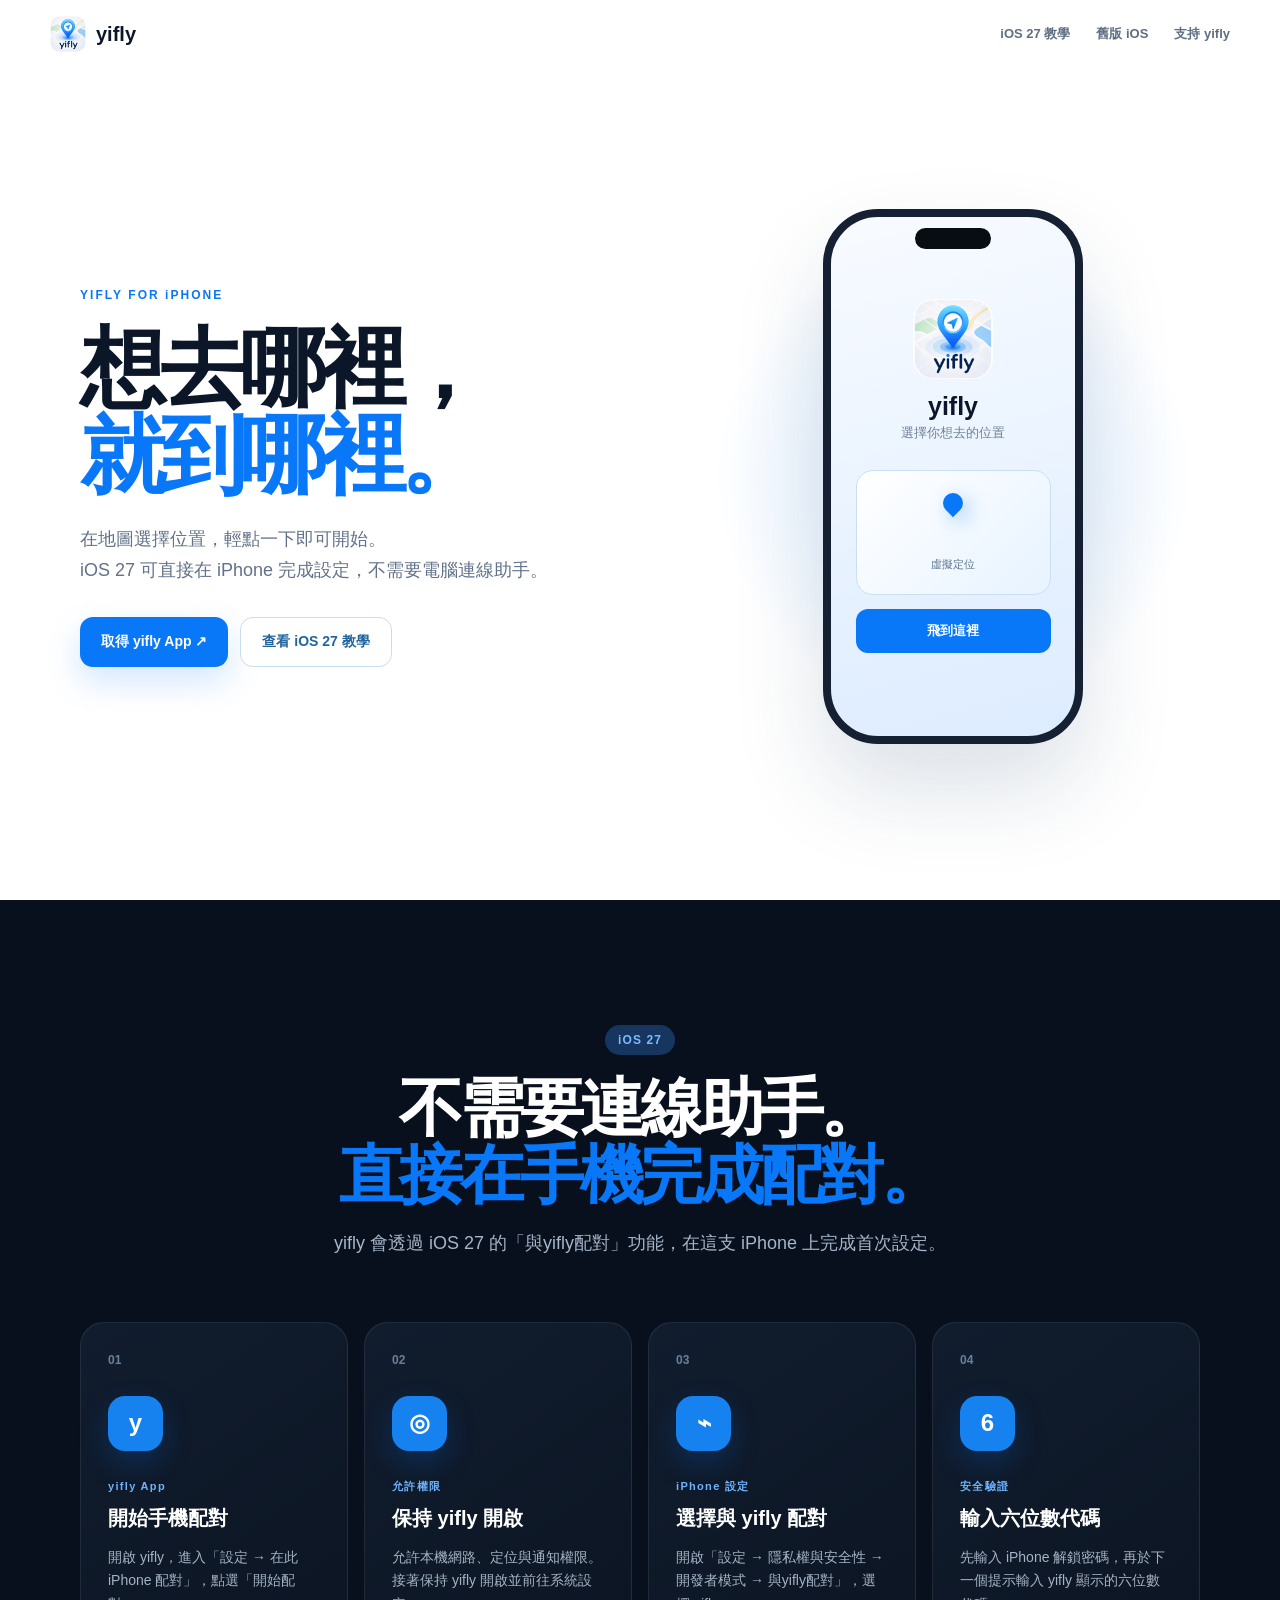
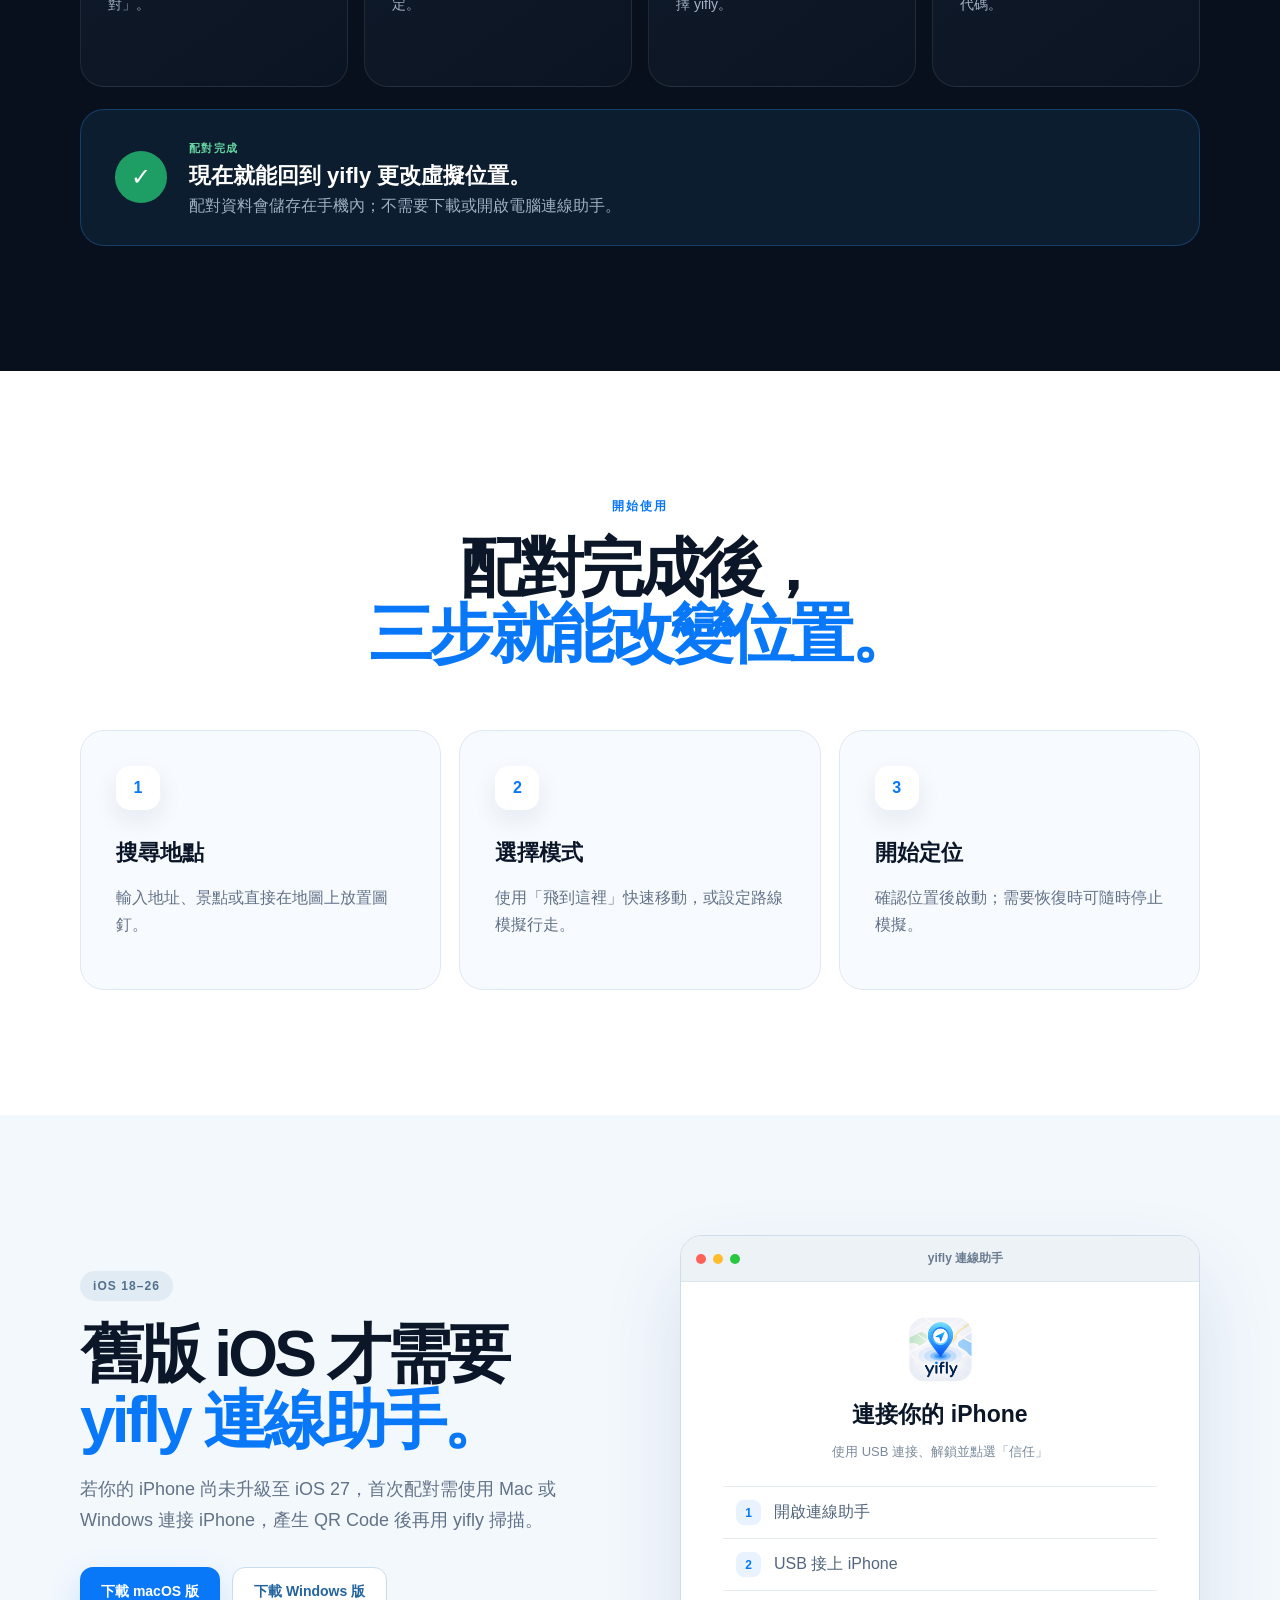
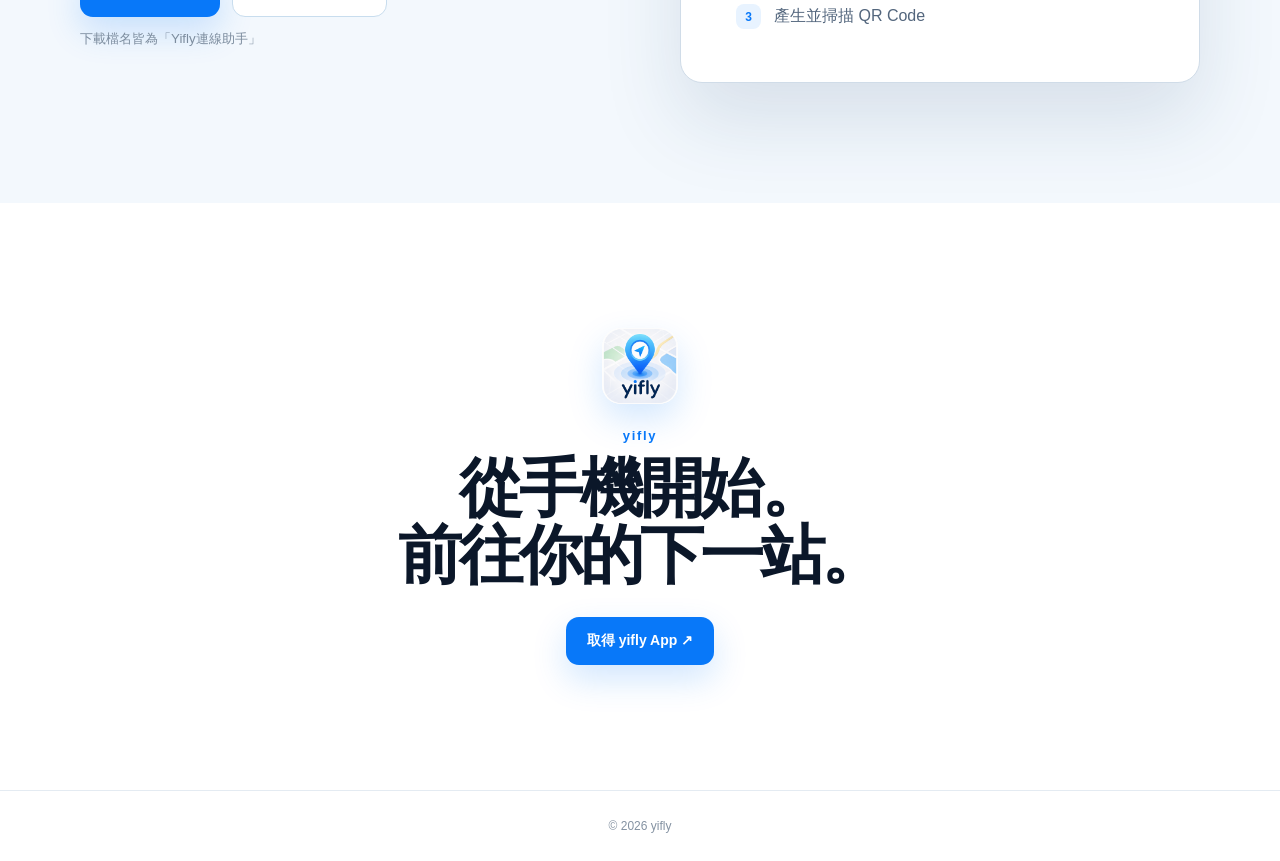
<file: index.html>
<!doctype html>
<html lang="zh-Hant">
<head>
  <meta charset="utf-8">
  <meta name="viewport" content="width=device-width,initial-scale=1">
  <title>yifly</title>
  <meta name="description" content="yifly iPhone 定位工具。iOS 27 可直接在手機完成配對。">
  <link rel="icon" href="yifly-app-icon.png">
  <link rel="stylesheet" href="styles.css?v=20260827-2">
  <script>document.documentElement.classList.add('js')</script>
</head>
<body>
  <div class="progress" aria-hidden="true"></div>
  <nav class="nav"><a class="brand" href="#top"><img src="yifly-app-icon.png" alt=""><b>yifly</b></a><div><a href="#ios27">iOS 27 教學</a><a href="#assistant">舊版 iOS</a><a class="support-link" href="support.html">支持 yifly</a></div></nav>

  <main id="top">
    <section class="hero shell">
      <div class="hero-copy reveal"><span class="eyebrow">YIFLY FOR iPHONE</span><h1>想去哪裡，<br><em>就到哪裡。</em></h1><p>在地圖選擇位置，輕點一下即可開始。<br>iOS 27 可直接在 iPhone 完成設定，不需要電腦連線助手。</p><div class="actions"><a class="button primary" href="https://testflight.apple.com/join/Ur3Vc765" target="_blank" rel="noopener">取得 yifly App ↗</a><a class="button secondary" href="#ios27">查看 iOS 27 教學</a></div></div>
      <div class="phone-wrap reveal"><div class="halo"></div><div class="phone"><div class="island"></div><img src="yifly-app-icon.png" alt="yifly"><h2>yifly</h2><small>選擇你想去的位置</small><div class="map"><i></i><span>虛擬定位</span></div><button>飛到這裡</button></div></div>
    </section>

    <section class="ios27" id="ios27">
      <div class="shell"><div class="section-head reveal"><span class="pill">iOS 27</span><h2>不需要連線助手。<br><em>直接在手機完成配對。</em></h2><p>yifly 會透過 iOS 27 的「與yifly配對」功能，在這支 iPhone 上完成首次設定。</p></div>
        <div class="steps">
          <article class="reveal"><b>01</b><div class="icon">y</div><span>yifly App</span><h3>開始手機配對</h3><p>開啟 yifly，進入「設定 → 在此 iPhone 配對」，點選「開始配對」。</p></article>
          <article class="reveal"><b>02</b><div class="icon">◎</div><span>允許權限</span><h3>保持 yifly 開啟</h3><p>允許本機網路、定位與通知權限。接著保持 yifly 開啟並前往系統設定。</p></article>
          <article class="reveal"><b>03</b><div class="icon">⌁</div><span>iPhone 設定</span><h3>選擇與 yifly 配對</h3><p>開啟「設定 → 隱私權與安全性 → 開發者模式 → 與yifly配對」，選擇 yifly。</p></article>
          <article class="reveal"><b>04</b><div class="icon">6</div><span>安全驗證</span><h3>輸入六位數代碼</h3><p>先輸入 iPhone 解鎖密碼，再於下一個提示輸入 yifly 顯示的六位數代碼。</p></article>
        </div>
        <div class="done reveal"><div>✓</div><section><span>配對完成</span><h3>現在就能回到 yifly 更改虛擬位置。</h3><p>配對資料會儲存在手機內；不需要下載或開啟電腦連線助手。</p></section></div>
      </div>
    </section>

    <section class="use shell"><div class="section-head reveal"><span class="eyebrow">開始使用</span><h2>配對完成後，<br><em>三步就能改變位置。</em></h2></div><div class="use-grid"><article class="reveal"><span>1</span><h3>搜尋地點</h3><p>輸入地址、景點或直接在地圖上放置圖釘。</p></article><article class="reveal"><span>2</span><h3>選擇模式</h3><p>使用「飛到這裡」快速移動，或設定路線模擬行走。</p></article><article class="reveal"><span>3</span><h3>開始定位</h3><p>確認位置後啟動；需要恢復時可隨時停止模擬。</p></article></div></section>

    <section class="assistant" id="assistant"><div class="shell assistant-grid"><div class="assistant-copy reveal"><span class="pill muted">iOS 18–26</span><h2>舊版 iOS 才需要<br><em>yifly 連線助手。</em></h2><p>若你的 iPhone 尚未升級至 iOS 27，首次配對需使用 Mac 或 Windows 連接 iPhone，產生 QR Code 後再用 yifly 掃描。</p><div class="actions"><a class="button primary" href="Yifly連線助手.dmg" download>下載 macOS 版</a><a class="button secondary" href="Yifly連線助手.exe" download>下載 Windows 版</a></div><small>下載檔名皆為「Yifly連線助手」</small></div>
        <div class="assistant-card reveal"><header><i></i><i></i><i></i><b>yifly 連線助手</b></header><div><img src="yifly-app-icon.png" alt=""><h3>連接你的 iPhone</h3><p>使用 USB 連接、解鎖並點選「信任」</p><ol><li><b>1</b>開啟連線助手</li><li><b>2</b>USB 接上 iPhone</li><li><b>3</b>產生並掃描 QR Code</li></ol></div></div>
      </div></section>

    <section class="cta shell reveal"><img src="yifly-app-icon.png" alt=""><span>yifly</span><h2>從手機開始。<br>前往你的下一站。</h2><a class="button primary" href="https://testflight.apple.com/join/Ur3Vc765" target="_blank" rel="noopener">取得 yifly App ↗</a></section>
  </main>
  <footer>© 2026 yifly</footer>
  <script>
    const items=document.querySelectorAll('.reveal');
    const observer=new IntersectionObserver(entries=>entries.forEach(entry=>{if(entry.isIntersecting){entry.target.classList.add('visible');observer.unobserve(entry.target)}}),{threshold:.08,rootMargin:'0px 0px -30px'});
    items.forEach(item=>observer.observe(item));
    const update=()=>document.documentElement.style.setProperty('--progress',Math.min(1,scrollY/Math.max(1,document.documentElement.scrollHeight-innerHeight)));
    addEventListener('scroll',update,{passive:true});update();
  </script>
</body>
</html>
</file>
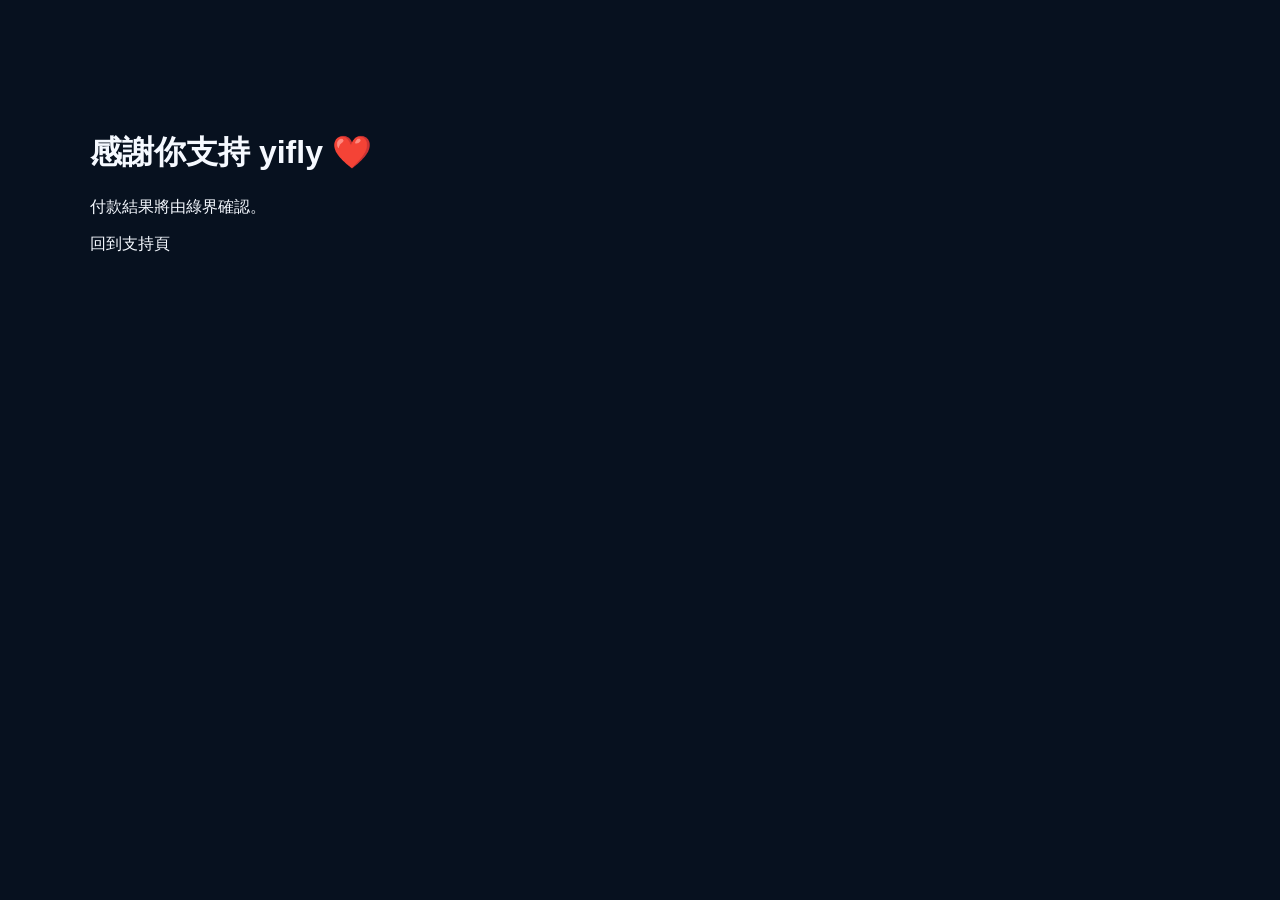
<file: support-success.html>
<!doctype html><html lang="zh-Hant"><meta charset="utf-8"><meta name="viewport" content="width=device-width,initial-scale=1"><title>支持 yifly | yifly</title><link rel="stylesheet" href="support.css"><body><main class="details shell"><h1>感謝你支持 yifly ❤️</h1><p id="status">正在確認付款結果…</p><p><a href="support.html">回到支持頁</a></p></main><script type="module">import{paymentApiOrigin}from'./payment.js';const id=new URLSearchParams(location.search).get('orderId'),el=document.querySelector('#status');let attempts=0;async function check(){if(!id||!paymentApiOrigin){el.textContent='付款結果將由綠界確認。';return}try{const r=await fetch(`${paymentApiOrigin}/api/payment/status/${encodeURIComponent(id)}`);const o=await r.json();if(o.status==='paid'){el.textContent='贊助成功，謝謝你的支持 ❤️';return}if(o.status==='failed'){el.textContent='付款尚未完成';return}}catch{}if(++attempts<15)setTimeout(check,1000);else el.textContent='正在確認付款結果，請稍後回來查看。'}check()</script></body></html>
</file>
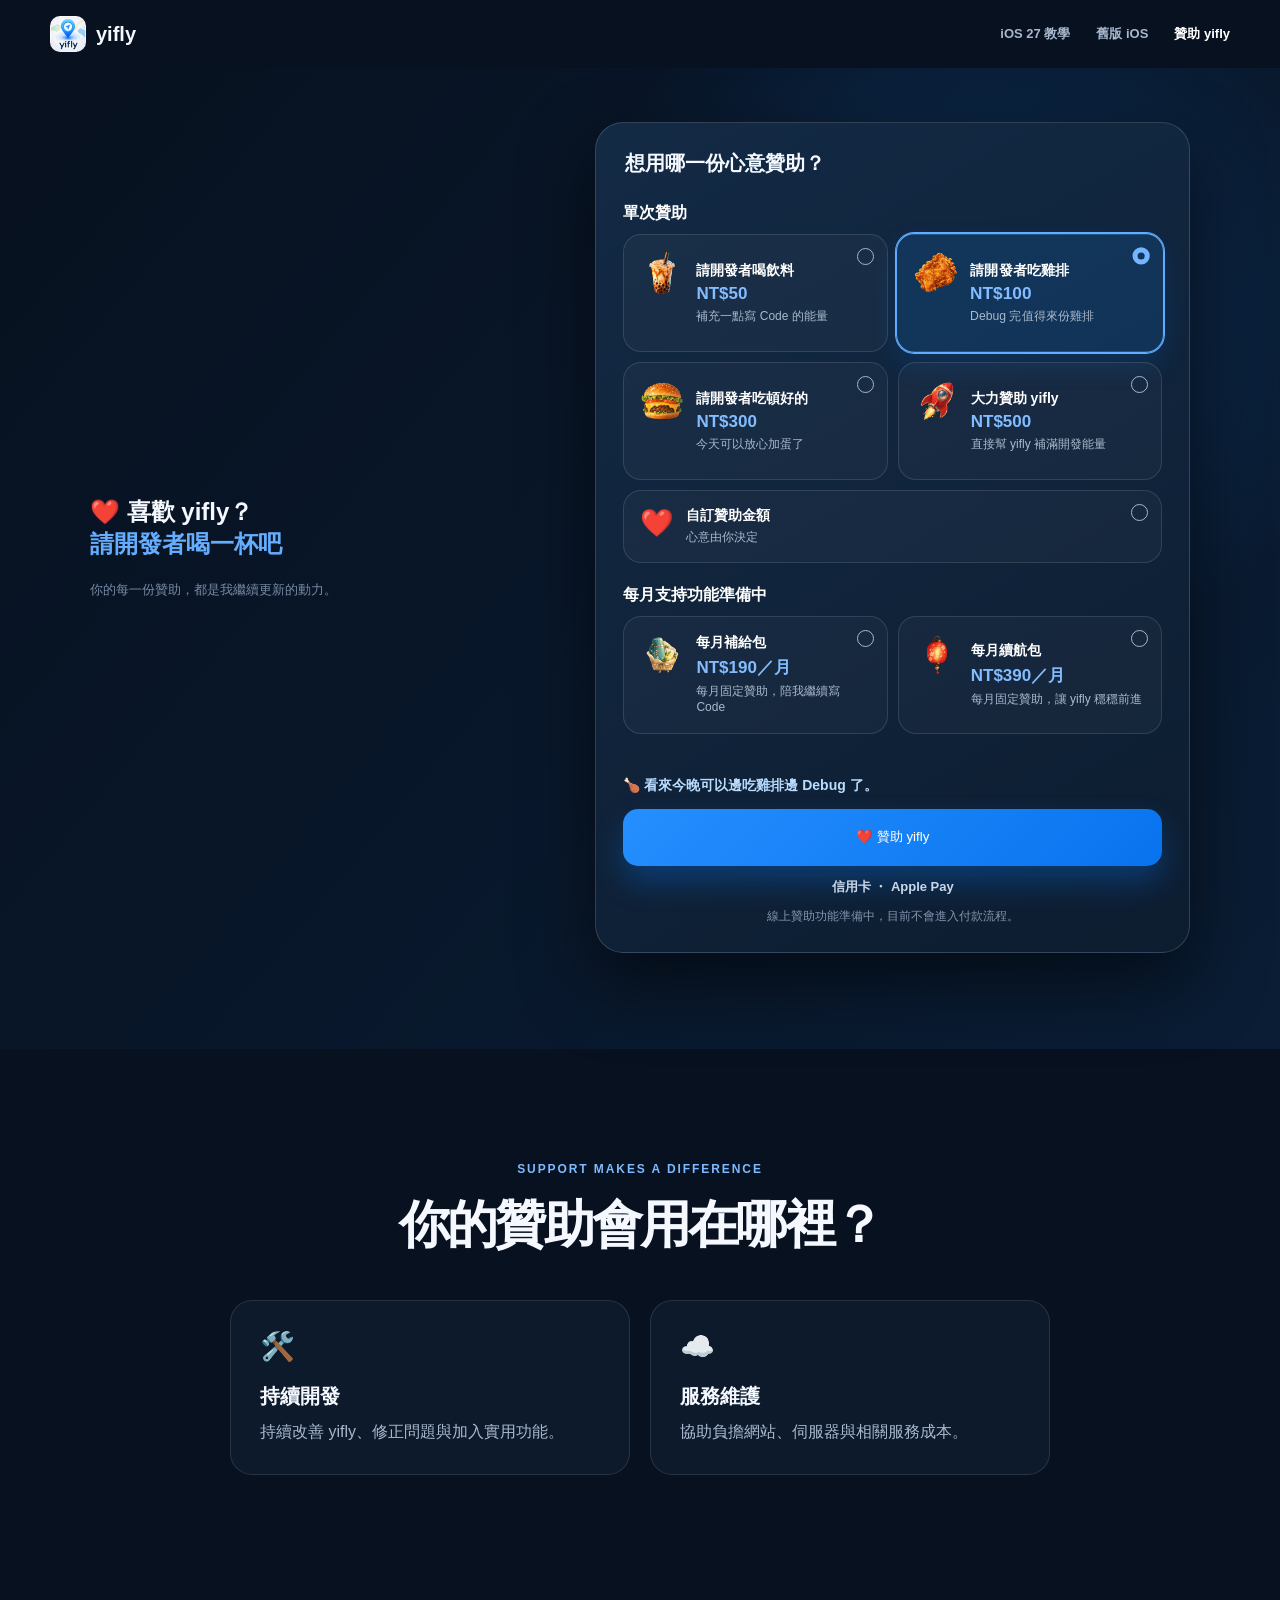
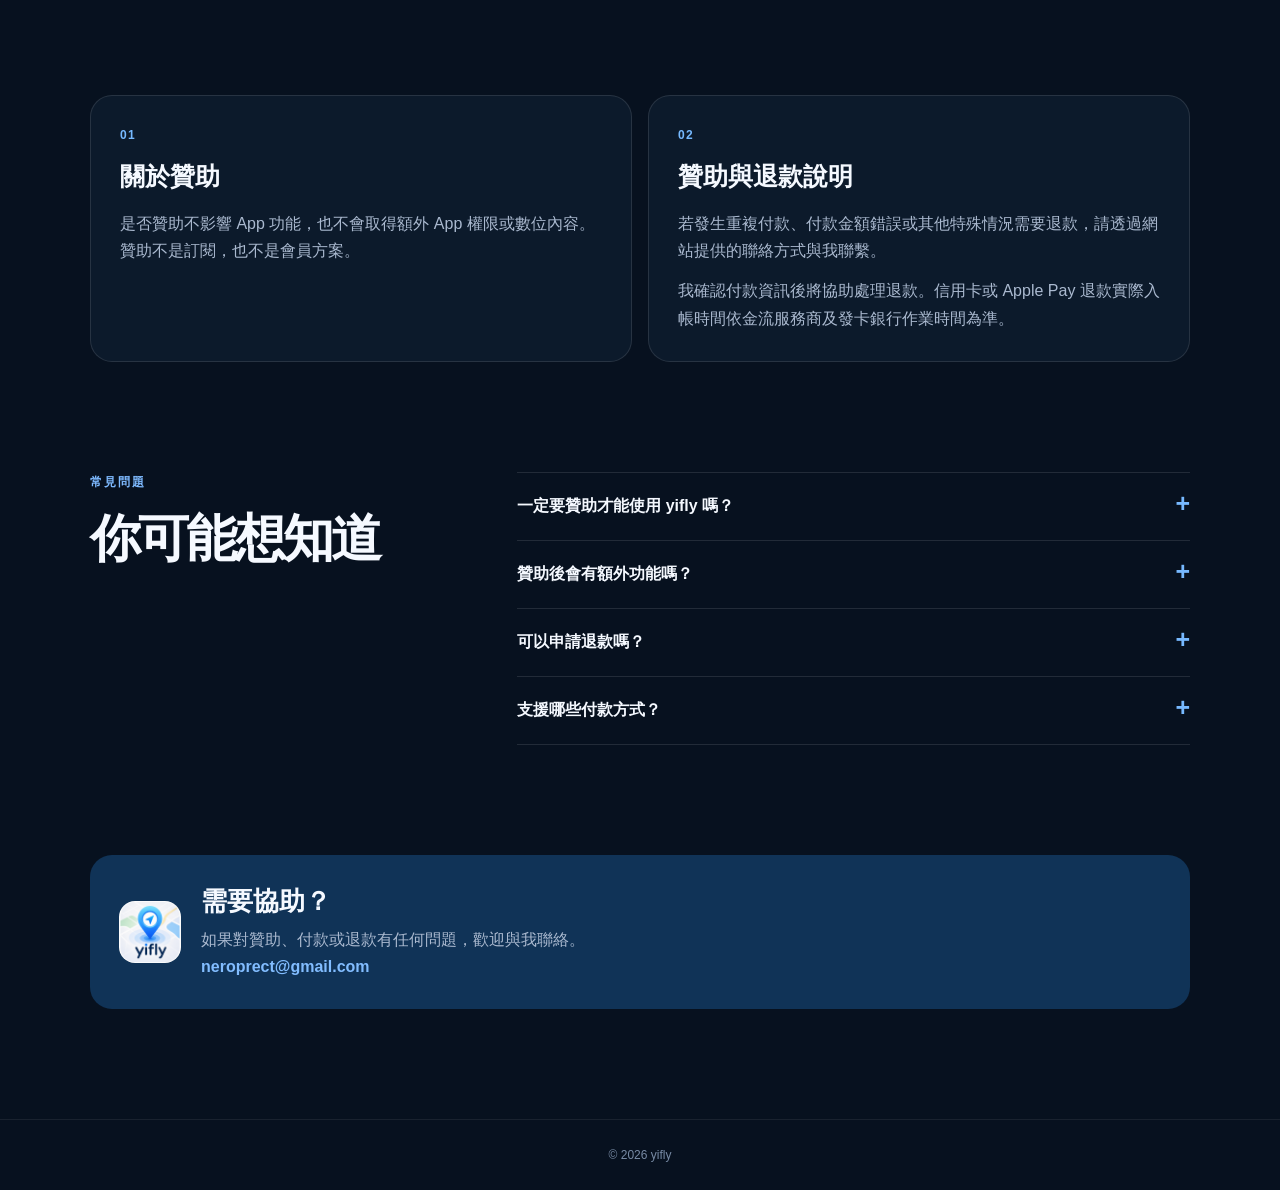
<file: support.html>
<!doctype html>
<html lang="zh-Hant">
<head>
  <meta charset="utf-8">
  <meta name="viewport" content="width=device-width,initial-scale=1">
  <title>贊助 yifly | yifly</title>
  <meta name="description" content="贊助 yifly 的持續開發與維護。yifly 目前免費提供使用。">
  <link rel="icon" href="yifly-app-icon.png">
  <link rel="stylesheet" href="support.css?v=20260923-2">
</head>
<body>
<nav class="nav" aria-label="主要導覽">
  <a class="brand" href="./"><img src="yifly-app-icon.png" alt="yifly"><b>yifly</b></a>
  <div>
    <a href="./#ios27">iOS 27 教學</a>
    <a href="./#assistant">舊版 iOS</a>
    <a class="active" href="support.html" aria-current="page">贊助 yifly</a>
  </div>
</nav>

<main>
<section class="support-top">
  <div class="shell">
    <div class="top-copy">
      <h2>❤️ 喜歡 yifly？<br><em>請開發者喝一杯吧</em></h2>
      <small>你的每一份贊助，都是我繼續更新的動力。</small>
    </div>

    <form class="sponsor-card" id="sponsor-form" novalidate>
      <fieldset>
        <legend>想用哪一份心意贊助？</legend>
        <div class="choice-grid">
          <h3 style="grid-column:1/-1;margin:8px 0 0;color:#fff;font-size:1rem">單次贊助</h3>

          <button type="button" class="choice" data-amount="50" data-message="🧋 收到一杯飲料的能量！" aria-pressed="false">
            <img class="emoji" src="support-drink.png" alt="一杯飲料">
            <span class="choice-copy"><b>請開發者喝飲料</b><strong>NT$50</strong><small>補充一點寫 Code 的能量</small></span>
            <span class="radio"></span>
          </button>

          <button type="button" class="choice" data-amount="100" data-message="🍗 看來今晚可以邊吃雞排邊 Debug 了。" aria-pressed="true">
            <img class="emoji" src="support-chicken.png" alt="雞排">
            <span class="choice-copy"><b>請開發者吃雞排</b><strong>NT$100</strong><small>Debug 完值得來份雞排</small></span>
            <span class="radio"></span>
          </button>

          <button type="button" class="choice" data-amount="300" data-message="🍔 這份贊助有點豪華，謝謝你！" aria-pressed="false">
            <img class="emoji" src="support-burger.png" alt="漢堡">
            <span class="choice-copy"><b>請開發者吃頓好的</b><strong>NT$300</strong><small>今天可以放心加蛋了</small></span>
            <span class="radio"></span>
          </button>

          <button type="button" class="choice" data-amount="500" data-message="🚀 yifly 開發能量直接 +100！" aria-pressed="false">
            <img class="emoji" src="support-rocket.png" alt="紅色火箭">
            <span class="choice-copy"><b>大力贊助 yifly</b><strong>NT$500</strong><small>直接幫 yifly 補滿開發能量</small></span>
            <span class="radio"></span>
          </button>

          <!-- 自訂金額按鈕 -->
          <button type="button" class="choice custom-choice" data-amount="custom" data-message="❤️ 謝謝你願意贊助 yifly。" aria-pressed="false">
            <span class="emoji">❤️</span>
            <span class="choice-copy"><b>自訂贊助金額</b><small>心意由你決定</small></span>
            <span class="radio"></span>
          </button>

          <!-- 【調整位置】移至自訂按鈕下方，並加上 grid-column: 1/-1 確保滿寬 -->
          <div id="custom-amount-wrap" class="custom" style="grid-column: 1 / -1;" hidden>
            <label for="custom-amount">自訂贊助金額（NT$）</label>
            <div>
              <span>NT$</span>
              <input id="custom-amount" inputmode="numeric" min="50" step="10" type="number" aria-describedby="amount-error" placeholder="不用手下留情哦">
            </div>
          </div>

          <h3 style="grid-column:1/-1;margin:12px 0 0;color:#fff;font-size:1rem">每月支持功能準備中</h3>

          <button disabled type="button" class="choice" data-amount="190" data-plan="monthly" data-message="每月支持功能準備中" aria-pressed="false">
            <img class="emoji" src="support-monthly-lite.png" alt="每月補給包">
            <span class="choice-copy"><b>每月補給包</b><strong>NT$190／月</strong><small>每月固定贊助，陪我繼續寫 Code</small></span>
            <span class="radio"></span>
          </button>

          <button disabled type="button" class="choice" data-amount="390" data-plan="monthly" data-message="每月支持功能準備中" aria-pressed="false">
            <img class="emoji" src="support-monthly-plus.png" alt="每月續航包">
            <span class="choice-copy"><b>每月續航包</b><strong>NT$390／月</strong><small>每月固定贊助，讓 yifly 穩穩前進</small></span>
            <span class="radio"></span>
          </button>
        </div>

        <p class="error" id="amount-error" role="alert"></p>
      </fieldset>

      <p id="energy-message" class="energy" aria-live="polite">🍗 看來今晚可以邊吃雞排邊 Debug 了。</p>
      <button class="sponsor" id="sponsor-button" type="submit">❤️ 贊助 yifly</button>
      <p class="payment-label">信用卡 ・ Apple Pay</p>
      <p class="note">線上贊助功能準備中，目前不會進入付款流程。</p>
    </form>
  </div>
</section>

<section class="where shell">
  <div class="section-title">
    <span class="eyebrow">SUPPORT MAKES A DIFFERENCE</span>
    <h2>你的贊助會用在哪裡？</h2>
  </div>
  <!-- 在這裡加入 display: flex; justify-content: center; gap: 20px; -->
  <div class="where-grid" style="display: flex; justify-content: center; gap: 20px; flex-wrap: wrap;">
    <article style="max-width: 400px; width: 100%;"><i>🛠️</i><h3>持續開發</h3><p>持續改善 yifly、修正問題與加入實用功能。</p></article>
    <article style="max-width: 400px; width: 100%;"><i>☁️</i><h3>服務維護</h3><p>協助負擔網站、伺服器與相關服務成本。</p></article>
  </div>
</section>


<section class="details shell">
  <div class="info-grid">
    <article>
      <span>01</span>
      <h2>關於贊助</h2>
      <p>是否贊助不影響 App 功能，也不會取得額外 App 權限或數位內容。贊助不是訂閱，也不是會員方案。</p>
    </article>
    <article>
      <span>02</span>
      <h2>贊助與退款說明</h2>
      <p>若發生重複付款、付款金額錯誤或其他特殊情況需要退款，請透過網站提供的聯絡方式與我聯繫。</p>
      <p>我確認付款資訊後將協助處理退款。信用卡或 Apple Pay 退款實際入帳時間依金流服務商及發卡銀行作業時間為準。</p>
    </article>
  </div>

  <section class="faq" aria-labelledby="faq-title">
    <div>
      <span class="eyebrow">常見問題</span>
      <h2 id="faq-title">你可能想知道</h2>
    </div>
    <div class="faq-list">
      <details><summary>一定要贊助才能使用 yifly 嗎？</summary><p>不用。yifly 目前免費提供使用，贊助完全出於自願。</p></details>
      <details><summary>贊助後會有額外功能嗎？</summary><p>目前不會。無論是否贊助，都不影響目前 App 的功能與使用權限。</p></details>
      <details><summary>可以申請退款嗎？</summary><p>若發生重複付款、金額錯誤或其他特殊情況，請聯絡我協助確認與處理。</p></details>
      <details><summary>支援哪些付款方式？</summary><p>付款功能正式開通後，預計支援信用卡及 Apple Pay。</p></details>
    </div>
  </section>

  <section class="help">
    <img src="yifly-app-icon.png" alt="">
    <div>
      <h2>需要協助？</h2>
      <p>如果對贊助、付款或退款有任何問題，歡迎與我聯絡。</p>
      <p id="support-contact" class="contact"></p>
    </div>
  </section>
</section>
</main>

<footer>© 2026 yifly</footer>
<div id="payment-toast" class="toast" role="status" aria-live="polite" tabindex="-1" hidden>線上贊助功能準備中，感謝你的贊助 ❤️</div>
<script type="module" src="support.js"></script>
</body>
</html>
</file>
<file: styles.css>
:root{--blue:#0878f9;--ink:#0b1729;--muted:#627289;--progress:0}*{box-sizing:border-box}html{scroll-behavior:smooth;overflow-x:hidden}body{margin:0;color:var(--ink);font-family:-apple-system,BlinkMacSystemFont,"SF Pro Display","PingFang TC",sans-serif;overflow-x:hidden;background:#fff}a{text-decoration:none;color:inherit}.shell{width:min(1120px,calc(100% - 48px));margin-inline:auto}.progress{position:fixed;z-index:99;left:0;top:0;width:calc(var(--progress)*100%);height:3px;background:linear-gradient(90deg,#0878f9,#75bcff)}.nav{height:68px;width:min(1180px,calc(100% - 40px));margin:auto;display:flex;align-items:center;justify-content:space-between}.brand{display:flex;align-items:center;gap:10px;font-size:20px}.brand img{width:36px;height:36px;border-radius:10px}.nav>div{display:flex;gap:26px;font-size:13px;font-weight:750;color:#5f6f83}.nav>div a:hover{color:var(--blue)}.hero{min-height:calc(100vh - 68px);padding-block:72px 88px;display:grid;grid-template-columns:1.05fr .95fr;gap:80px;align-items:center}.eyebrow{font-size:12px;font-weight:900;letter-spacing:.17em;color:var(--blue)}h1{font-size:clamp(58px,6.7vw,88px);line-height:1.01;letter-spacing:-.07em;margin:22px 0 25px}em{font-style:normal;color:var(--blue)}.hero-copy>p,.section-head>p,.assistant-copy>p{font-size:18px;line-height:1.75;color:var(--muted)}.actions{display:flex;gap:12px;flex-wrap:wrap;margin-top:30px}.button{display:inline-flex;align-items:center;justify-content:center;padding:15px 21px;border-radius:13px;font-size:14px;font-weight:850;transition:transform .25s,box-shadow .25s}.button:hover{transform:translateY(-3px)}.primary{background:var(--blue);color:#fff;box-shadow:0 14px 34px #0878f930}.secondary{background:#fff;color:#22649f;border:1px solid #c8ddee}.phone-wrap{height:580px;display:grid;place-items:center;position:relative}.halo{position:absolute;width:470px;height:470px;border-radius:50%;background:radial-gradient(circle,#dceeff,#f5faff 55%,transparent 72%);animation:breathe 6s ease-in-out infinite}.phone{width:260px;height:535px;border:8px solid #162033;border-radius:55px;background:linear-gradient(165deg,#f8fbff,#ddecff);box-shadow:0 45px 90px #173c6427;display:flex;align-items:center;flex-direction:column;position:relative;z-index:2;animation:float 5s ease-in-out infinite}.island{width:76px;height:21px;background:#080c13;border-radius:20px;margin:11px 0 50px}.phone>img{width:80px;border-radius:20px}.phone h2{margin:13px 0 3px;font-size:25px}.phone small{color:#708196}.map{width:195px;height:125px;border-radius:17px;background:linear-gradient(135deg,#fff,#e7f3ff);margin-top:28px;border:1px solid #cbdff2;display:grid;place-items:center;position:relative}.map i{width:20px;height:20px;border-radius:50% 50% 50% 0;background:var(--blue);transform:rotate(-45deg);box-shadow:0 8px 20px #0878f955}.map span{font-size:11px;color:#58728d}.phone button{width:195px;border:0;border-radius:12px;background:var(--blue);color:#fff;padding:13px;margin-top:14px;font-weight:800}.ios27{background:#08101d;color:#fff;padding:125px 0}.section-head{text-align:center;max-width:820px;margin:0 auto 62px}.pill{display:inline-flex;padding:8px 13px;border-radius:99px;background:#163660;color:#7bbaff;font-size:12px;font-weight:900;letter-spacing:.09em}.section-head h2,.assistant-copy h2{font-size:clamp(44px,5vw,68px);line-height:1.04;letter-spacing:-.06em;margin:20px 0}.ios27 .section-head>p{color:#a6b5c9}.steps{display:grid;grid-template-columns:repeat(4,1fr);gap:16px}.steps article{min-height:365px;padding:27px;border:1px solid #ffffff16;border-radius:24px;background:linear-gradient(145deg,#111d2e,#0b1422);transition:transform .3s,border-color .3s}.steps article:hover{transform:translateY(-7px);border-color:#2586ec66}.steps article>b{font-size:12px;color:#68809c}.icon{width:55px;height:55px;border-radius:17px;margin:28px 0 25px;display:grid;place-items:center;background:#1682ef;color:#fff;font-size:24px;font-weight:900;box-shadow:0 12px 30px #0878f936}.steps article>span{font-size:11px;font-weight:900;letter-spacing:.12em;color:#6eb3fb}.steps h3{font-size:20px;margin:11px 0}.steps p{color:#a4b3c5;line-height:1.7;font-size:14px}.done{margin-top:22px;border:1px solid #2a8ef04a;background:#0d1d30;border-radius:24px;padding:28px 34px;display:flex;align-items:center;gap:22px}.done>div{width:52px;height:52px;border-radius:50%;display:grid;place-items:center;background:#1e9d64;font-size:24px}.done span{font-size:11px;color:#65d7a2;font-weight:900;letter-spacing:.13em}.done h3{margin:5px 0;font-size:22px}.done p{margin:0;color:#9eafc2}.use{padding-block:125px}.use-grid{display:grid;grid-template-columns:repeat(3,1fr);gap:18px}.use-grid article{padding:35px;border:1px solid #dfe9f3;background:#f7fafe;border-radius:24px}.use-grid span{width:44px;height:44px;border-radius:14px;background:#fff;color:var(--blue);box-shadow:0 10px 25px #173f6715;display:grid;place-items:center;font-weight:900}.use-grid h3{font-size:22px;margin:28px 0 10px}.use-grid p{color:var(--muted);line-height:1.7}.assistant{background:#f3f8fd;padding:120px 0}.assistant-grid{display:grid;grid-template-columns:1fr 1fr;gap:80px;align-items:center}.pill.muted{background:#e1ebf4;color:#50708d}.assistant-copy small{display:block;margin-top:13px;color:#7c8c9e}.assistant-card{background:#fff;border:1px solid #d0dce8;border-radius:22px;overflow:hidden;box-shadow:0 38px 80px #173e6620}.assistant-card>header{height:46px;background:#edf2f7;border-bottom:1px solid #dce5ee;display:flex;gap:7px;align-items:center;padding:0 15px}.assistant-card header i{width:10px;height:10px;border-radius:50%;background:#ff6258}.assistant-card header i:nth-child(2){background:#ffbd2e}.assistant-card header i:nth-child(3){background:#28c840}.assistant-card header b{margin:auto;color:#697b90;font-size:12px}.assistant-card>div{padding:35px 42px 40px;text-align:center}.assistant-card img{width:65px;border-radius:17px}.assistant-card h3{font-size:23px;margin:13px 0 6px}.assistant-card p{color:#7a899b;font-size:13px}.assistant-card ol{list-style:none;padding:0;margin:25px 0 0;text-align:left}.assistant-card li{display:flex;align-items:center;gap:13px;border-top:1px solid #e5ebf1;padding:13px;color:#53667d}.assistant-card li b{width:25px;height:25px;border-radius:8px;background:#e8f3ff;color:var(--blue);display:grid;place-items:center;font-size:12px}.cta{text-align:center;padding-block:125px}.cta img{width:76px;border-radius:19px;box-shadow:0 15px 35px #0878f92c}.cta>span{display:block;color:var(--blue);font-size:13px;font-weight:900;letter-spacing:.13em;margin-top:20px}.cta h2{font-size:clamp(44px,5vw,66px);line-height:1.05;letter-spacing:-.055em;margin:12px 0 28px}footer{text-align:center;padding:28px;border-top:1px solid #e4ebf2;color:#8492a2;font-size:12px}.reveal{opacity:1;transform:none}.js .reveal{opacity:0;transform:translateY(26px);transition:opacity .7s ease,transform .8s cubic-bezier(.2,.7,.2,1)}.js .reveal.visible{opacity:1;transform:none}.steps article:nth-child(2),.use-grid article:nth-child(2){transition-delay:.08s}.steps article:nth-child(3),.use-grid article:nth-child(3){transition-delay:.16s}.steps article:nth-child(4){transition-delay:.24s}@keyframes float{50%{transform:translateY(-12px)}}@keyframes breathe{50%{transform:scale(1.07);opacity:.72}}@media(max-width:900px){.hero{grid-template-columns:1fr;text-align:center;padding-top:70px}.hero-copy>p{font-size:16px}.actions{justify-content:center}.phone-wrap{height:560px}.steps{grid-template-columns:repeat(2,1fr)}.assistant-grid{grid-template-columns:1fr;gap:55px}.assistant-copy{text-align:center}.use-grid{grid-template-columns:1fr}}@media(max-width:560px){.shell{width:min(100% - 36px,1120px)}.nav{height:62px;width:calc(100% - 32px)}.nav>div{gap:13px}.nav>div a:first-child{display:none}.hero{min-height:auto;padding:60px 0 70px;gap:25px}.hero h1{font-size:49px}.hero-copy>p br{display:none}.actions{flex-direction:column;width:100%}.button{width:100%}.phone-wrap{height:460px}.phone{width:218px;height:445px;border-width:7px;border-radius:47px;animation:none}.island{margin-bottom:34px}.phone>img{width:67px}.map,.phone button{width:165px}.map{height:100px;margin-top:20px}.ios27,.assistant{padding:90px 0}.section-head{margin-bottom:42px}.section-head h2,.assistant-copy h2{font-size:40px}.section-head>p,.assistant-copy>p{font-size:16px}.steps{grid-template-columns:1fr}.steps article{min-height:auto}.done{align-items:flex-start;padding:24px 20px}.done>div{flex:0 0 auto}.done h3{font-size:19px}.use{padding-block:90px}.assistant-card>div{padding:30px 20px}.cta{padding-block:90px}.cta h2{font-size:43px}.js .reveal{transform:translateY(16px)}}@media(prefers-reduced-motion:reduce){*{scroll-behavior:auto!important;animation:none!important;transition:none!important}.js .reveal{opacity:1;transform:none}}
</file>
<file: support.css>
:root{--blue:#1687ff;--ink:#f5f9ff;--muted:#aab9cf;--line:#ffffff1c;--dark:#07111f}*{box-sizing:border-box}html{scroll-behavior:smooth;overflow-x:hidden}body{margin:0;background:var(--dark);color:var(--ink);font-family:-apple-system,BlinkMacSystemFont,"SF Pro Display","PingFang TC",sans-serif;overflow-x:hidden}a{text-decoration:none;color:inherit}.shell{width:min(1100px,calc(100% - 48px));margin:auto}.nav{height:68px;width:min(1180px,calc(100% - 40px));margin:auto;display:flex;align-items:center;justify-content:space-between}.brand{display:flex;align-items:center;gap:10px;font-size:20px}.brand img{width:36px;border-radius:10px}.nav>div{display:flex;gap:26px;font-size:13px;font-weight:750;color:#a8b8ce}.nav>div a:hover,.nav>div .active{color:#fff}:focus-visible{outline:3px solid #7bbaff;outline-offset:3px}.support-top{padding:54px 0 96px;background:radial-gradient(circle at 76% 24%,#1464bb48,transparent 32%),linear-gradient(130deg,#07111f,#0a1d35)}.support-top>.shell{display:grid;grid-template-columns:.85fr 1.15fr;gap:66px;align-items:center}.eyebrow{font-size:12px;font-weight:900;letter-spacing:.16em;color:#7ebaff}.top-copy h1{font-size:clamp(42px,5vw,65px);letter-spacing:-.065em;line-height:1.06;margin:17px 0}.top-copy em{font-style:normal;color:#65adff}.top-copy p{color:var(--muted);font-size:17px;line-height:1.75}.top-copy small{color:#7789a3;font-size:13px}.sponsor-card{padding:27px;border:1px solid #ffffff26;border-radius:28px;background:linear-gradient(150deg,#132a45,#0d1d30);box-shadow:0 30px 70px #0008;animation:enter .45s ease both}fieldset{border:0;margin:0;padding:0}legend{font-size:20px;font-weight:850;margin-bottom:18px}.choice-grid{display:grid;grid-template-columns:repeat(2,1fr);gap:10px}.choice{position:relative;min-height:118px;padding:16px;display:flex;align-items:center;gap:12px;text-align:left;border:1px solid #ffffff1e;border-radius:18px;background:#ffffff08;color:#fff;cursor:pointer;transition:transform .2s,border-color .2s,box-shadow .2s,background .2s}.choice:hover{transform:translateY(-3px);border-color:#5eabff99;background:#ffffff10}.choice[aria-pressed="true"]{border-color:#62adff;background:#187cdf2b;box-shadow:0 0 0 1px #62adff,0 12px 26px #0878f928;transform:scale(1.015)}.emoji{font-size:27px;align-self:flex-start}.choice-copy{display:grid;gap:4px;min-width:0}.choice-copy b{font-size:14px}.choice-copy strong{color:#83bcff;font-size:17px}.choice-copy small{font-size:12px;line-height:1.4;color:#aab9cc}.radio{position:absolute;right:13px;top:13px;width:17px;height:17px;border-radius:50%;border:1px solid #a5b8d0}.choice[aria-pressed="true"] .radio{border:5px solid #73b5ff}.custom-choice{grid-column:1/-1;min-height:72px}.custom{margin-top:15px}.custom label{display:block;margin-bottom:7px;font-size:13px;font-weight:800;color:#bfd0e4}.custom>div{display:flex;align-items:center;border:1px solid #ffffff2e;border-radius:12px;overflow:hidden;background:#071524}.custom span{padding:0 13px;font-size:14px;font-weight:800;color:#9fb7d1;border-right:1px solid #ffffff20}.custom input{width:100%;min-width:0;border:0;background:transparent;color:#fff;padding:13px;font:800 16px inherit}.error{min-height:18px;margin:8px 0 0;color:#ff9199;font-size:13px}.energy{margin:17px 0 12px;min-height:20px;color:#b9dcff;font-size:14px;font-weight:750;transition:opacity .2s,transform .2s}.energy.changing{opacity:0;transform:translateY(5px)}.sponsor{width:100%;min-height:57px;border:0;border-radius:15px;background:linear-gradient(135deg,#258fff,#0873ee);color:#fff;font:850 17px inherit;cursor:pointer;box-shadow:0 16px 30px #0878f94c;transition:transform .2s}.sponsor:hover:not(:disabled){transform:translateY(-2px)}.payment-label,.note{text-align:center;margin:12px 0 0;font-size:13px}.payment-label{color:#c9d7e8;font-weight:800}.note{color:#8294ac;font-size:12px}.where,.details{padding:110px 0}.section-title{text-align:center;margin-bottom:40px}.section-title h2,.faq h2{font-size:clamp(35px,4vw,52px);letter-spacing:-.055em;margin:14px 0}.where-grid,.info-grid{display:grid;grid-template-columns:repeat(3,1fr);gap:16px}.where article,.info-grid article{padding:29px;border:1px solid var(--line);border-radius:22px;background:#0c1a2b}.where i{font-style:normal;font-size:28px}.where h3{font-size:20px;margin:20px 0 8px}.where p,.info-grid p,.help p{color:var(--muted);line-height:1.7;margin:0}.developer-note{background:linear-gradient(115deg,#0e2948,#0c192c);padding:84px 0}.quote{display:flex;gap:24px;max-width:800px;margin:auto}.quote img{width:70px;border-radius:18px}.quote span,.info-grid span{font-size:12px;font-weight:900;letter-spacing:.12em;color:#76b9ff}.quote p{font-size:18px;line-height:1.65;margin:12px 0 0;color:#e1ecfa}.info-grid{grid-template-columns:repeat(2,1fr)}.info-grid h2{font-size:25px;margin:17px 0}.info-grid p+p{margin-top:13px}.faq{display:grid;grid-template-columns:.7fr 1.3fr;gap:65px;padding:110px 0}.faq-list{border-top:1px solid var(--line)}details{border-bottom:1px solid var(--line)}summary{position:relative;padding:23px 30px 23px 0;font-size:16px;font-weight:850;cursor:pointer;list-style:none}summary::-webkit-details-marker{display:none}summary:after{content:"+";position:absolute;right:0;top:16px;font-size:25px;color:#77b9ff}details[open] summary:after{content:"−"}details p{color:var(--muted);line-height:1.7;margin:0 18px 22px 0}.help{display:flex;gap:20px;align-items:center;padding:29px;border-radius:22px;background:#103357}.help img{width:62px;border-radius:16px}.help h2{margin:0 0 7px;font-size:26px}.contact{color:#82bdff!important;font-weight:800}.toast{position:fixed;z-index:4;left:50%;bottom:24px;transform:translateX(-50%);width:min(430px,calc(100% - 32px));border:1px solid #ffffff1f;border-radius:14px;background:#0e2035;color:#fff;padding:15px;text-align:center;font-weight:750;box-shadow:0 18px 45px #0008}footer{text-align:center;padding:28px;border-top:1px solid #ffffff12;color:#788ba5;font-size:12px}@keyframes enter{from{opacity:0;transform:translateY(12px)}to{opacity:1;transform:none}}@media(max-width:850px){.support-top>.shell,.where-grid,.info-grid,.faq{grid-template-columns:1fr}.support-top>.shell{gap:34px}.top-copy{text-align:center}.faq{gap:25px;padding:85px 0}}@media(max-width:560px){.shell{width:calc(100% - 34px)}.nav{height:62px;width:calc(100% - 32px)}.nav>div{gap:13px}.nav>div a:first-child{display:none}.support-top{padding:43px 0 65px}.top-copy h1{font-size:39px}.top-copy p{font-size:16px}.sponsor-card{padding:18px 14px;border-radius:21px}.choice-grid{grid-template-columns:1fr}.choice{min-height:97px;padding:14px}.custom-choice{min-height:68px}.emoji{font-size:24px}.where,.details{padding:75px 0}.where-grid{gap:12px}.where article{padding:24px}.developer-note{padding:65px 0}.quote{gap:15px}.quote img{width:50px;border-radius:14px}.quote p{font-size:16px}.faq{padding:75px 0}.help{align-items:flex-start;padding:22px 18px}.help img{width:50px}.toast{bottom:16px}}@media(prefers-reduced-motion:reduce){*{animation:none!important;transition:none!important;scroll-behavior:auto!important}}

.choice img.emoji{width:44px;height:44px;object-fit:contain;flex:0 0 44px;align-self:flex-start;animation:iconGlow 2.4s ease-in-out infinite;filter:drop-shadow(0 0 0 transparent)}.choice:nth-child(2) img.emoji{animation-delay:.35s}.choice:nth-child(3) img.emoji{animation-delay:.7s}.choice:nth-child(4) img.emoji{animation-delay:1.05s}.custom input{font-size:16px!important}@keyframes iconGlow{0%,100%{transform:translateY(0);filter:drop-shadow(0 0 0 transparent)}50%{transform:translateY(-3px);filter:drop-shadow(0 0 8px #70b9ff)}}@media(max-width:560px){.choice img.emoji{width:40px;height:40px;flex-basis:40px}}
</file>
